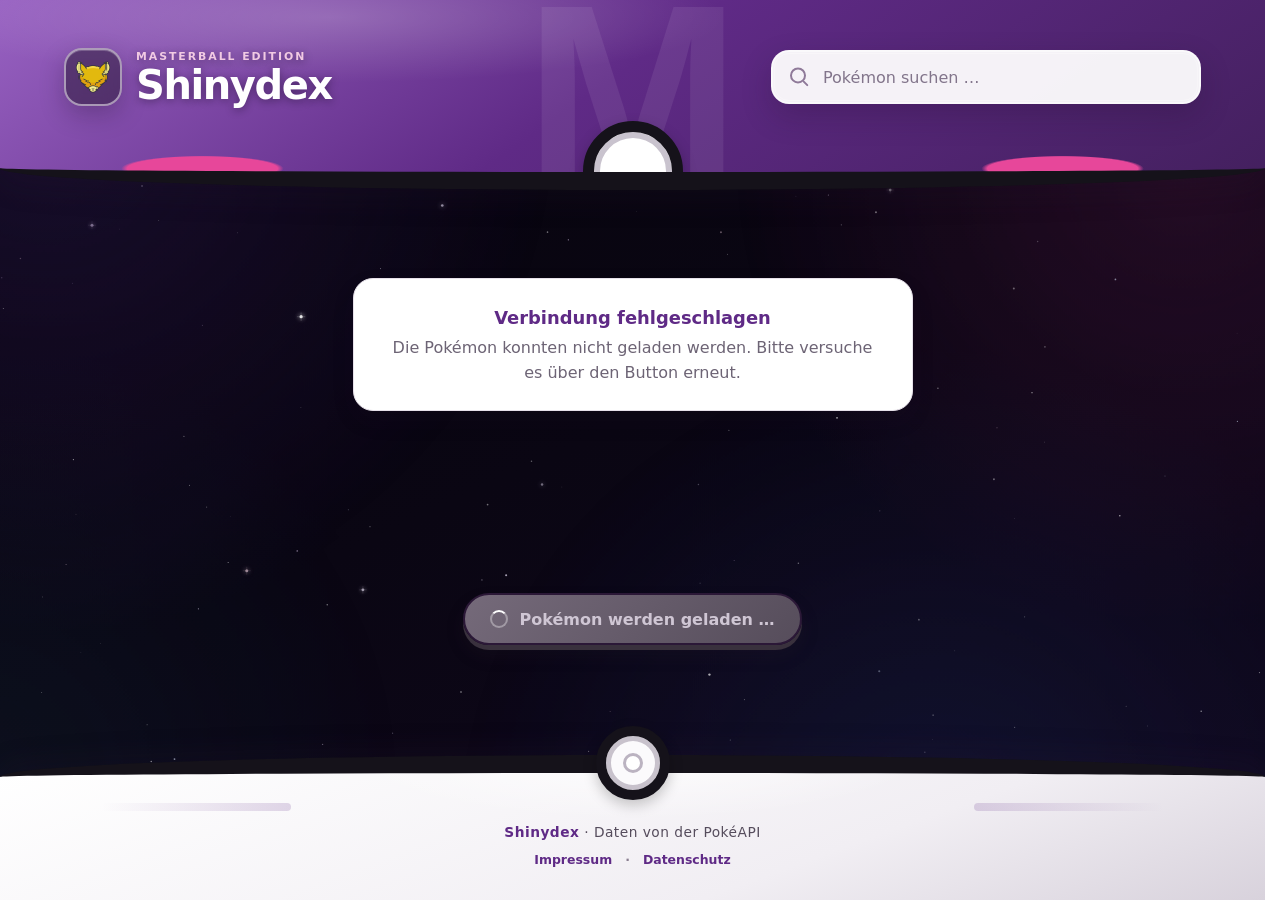
<file: index.html>
<!DOCTYPE html>
<html lang="de">

<head>
  <meta charset="UTF-8">
  <meta name="viewport" content="width=device-width, initial-scale=1.0">
  <meta name="theme-color" content="#5a287f">
  <title>Shinydex – Masterball Pokédex</title>
  <link rel="icon" type="image/png" href="./abra_icon-icons.com_67592.png">
  <link rel="stylesheet" href="style.css">
  <script src="galaxy.js" defer></script>
  <script src="page-transition.js"></script>
  <script src="script.js" defer></script>
</head>

<body class="initial-loading">
  <canvas id="galaxyCanvas" class="galaxy-canvas" aria-hidden="true"></canvas>

  <div id="initialLoader" class="masterball-loader" role="status" aria-live="polite">
    <div class="loader-ball" aria-hidden="true">
      <div class="loader-half loader-half--top">
        <span class="masterball-m">M</span>
      </div>
      <div class="loader-half loader-half--bottom"></div>
      <div class="loader-band"></div>
      <div class="loader-button">
        <span class="loader-button-core"></span>
        <span class="loader-spinner"></span>
      </div>
    </div>
    <p class="loader-copy">Pokémon werden geladen …</p>
  </div>

  <header class="masterball-header">
    <div class="header-inner">
      <a class="brand" href="#main" aria-label="Zum Shinydex">
        <span class="brand-icon"><img src="abra_icon-icons.com_67592.png" alt=""></span>
        <span>
          <span class="brand-kicker">Masterball Edition</span>
          <span class="brand-title">Shinydex</span>
        </span>
      </a>

      <label class="search-field" for="searchInput">
        <span class="search-icon" aria-hidden="true"></span>
        <span class="visually-hidden">Pokémon suchen</span>
        <input
          type="search"
          id="searchInput"
          placeholder="Pokémon suchen …"
          autocomplete="off"
          spellcheck="false"
          disabled
        >
      </label>
    </div>
  </header>

  <main id="main" class="card-grid" aria-live="polite" aria-busy="true"></main>

  <div class="load-actions">
    <button id="loadBtn" class="load-button" type="button" disabled>
      <span class="button-spinner" aria-hidden="true"></span>
      <span class="load-button-label">Mehr Pokémon laden</span>
    </button>
  </div>

  <footer class="masterball-footer">
    <div class="footer-button" aria-hidden="true"><span></span></div>
    <div class="footer-content">
      <p><strong>Shinydex</strong> · Daten von der PokéAPI</p>
      <nav class="footer-links" aria-label="Rechtliche Informationen">
        <a href="./impressum.html" data-page-transition>Impressum</a>
        <span aria-hidden="true">·</span>
        <a href="./datenschutz.html" data-page-transition>Datenschutz</a>
      </nav>
    </div>
  </footer>

  <section id="overlay" class="overlay" aria-hidden="true" aria-label="Pokémon-Details">
    <div class="overlay-dialog" role="dialog" aria-modal="true">
      <div class="overlay-actions">
        <button id="muteBtn" class="icon-button" type="button" aria-label="Pokémon-Rufe stummschalten">
          <svg class="action-icon action-icon--sound" viewBox="0 0 24 24" aria-hidden="true">
            <path class="speaker-shape" d="M4 9v6h4l5 4V5L8 9H4Z"></path>
            <path class="sound-wave" d="M16 8.4a5 5 0 0 1 0 7.2M18.7 5.8a8.6 8.6 0 0 1 0 12.4"></path>
            <path class="mute-cross" d="m16.2 9.2 5.6 5.6m0-5.6-5.6 5.6"></path>
          </svg>
        </button>
        <button id="closeBtn" class="icon-button" type="button" aria-label="Detailansicht schließen">
          <svg class="action-icon" viewBox="0 0 24 24" aria-hidden="true">
            <path d="M6.5 6.5 17.5 17.5M17.5 6.5 6.5 17.5"></path>
          </svg>
        </button>
      </div>

      <button id="prevBtn" class="nav-button nav-button--previous" type="button" aria-label="Vorheriges Pokémon">
        <span aria-hidden="true">←</span>
        <span>Zurück</span>
      </button>

      <div id="fullCard" class="full-card"></div>

      <button id="nextBtn" class="nav-button nav-button--next" type="button" aria-label="Nächstes Pokémon">
        <span>Nächstes</span>
        <span aria-hidden="true">→</span>
      </button>
    </div>
  </section>
</body>

</html>
</file>
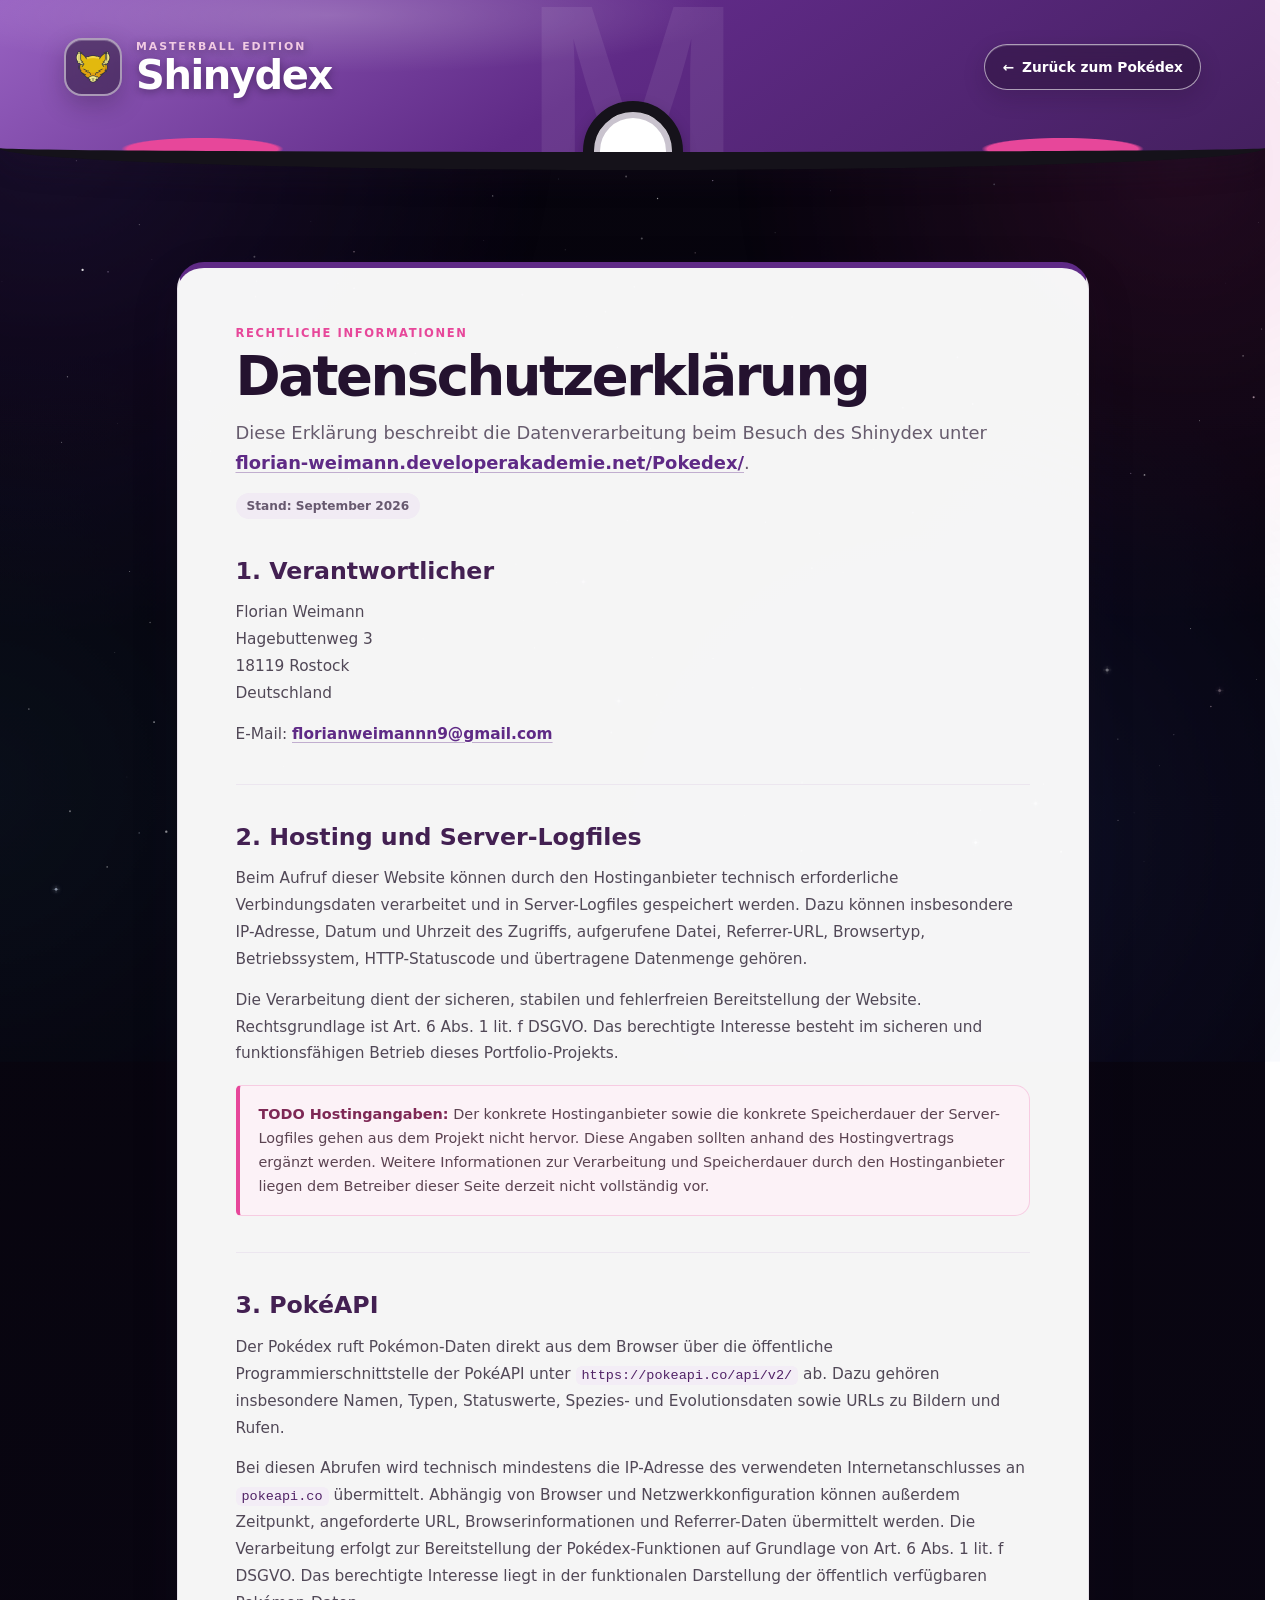
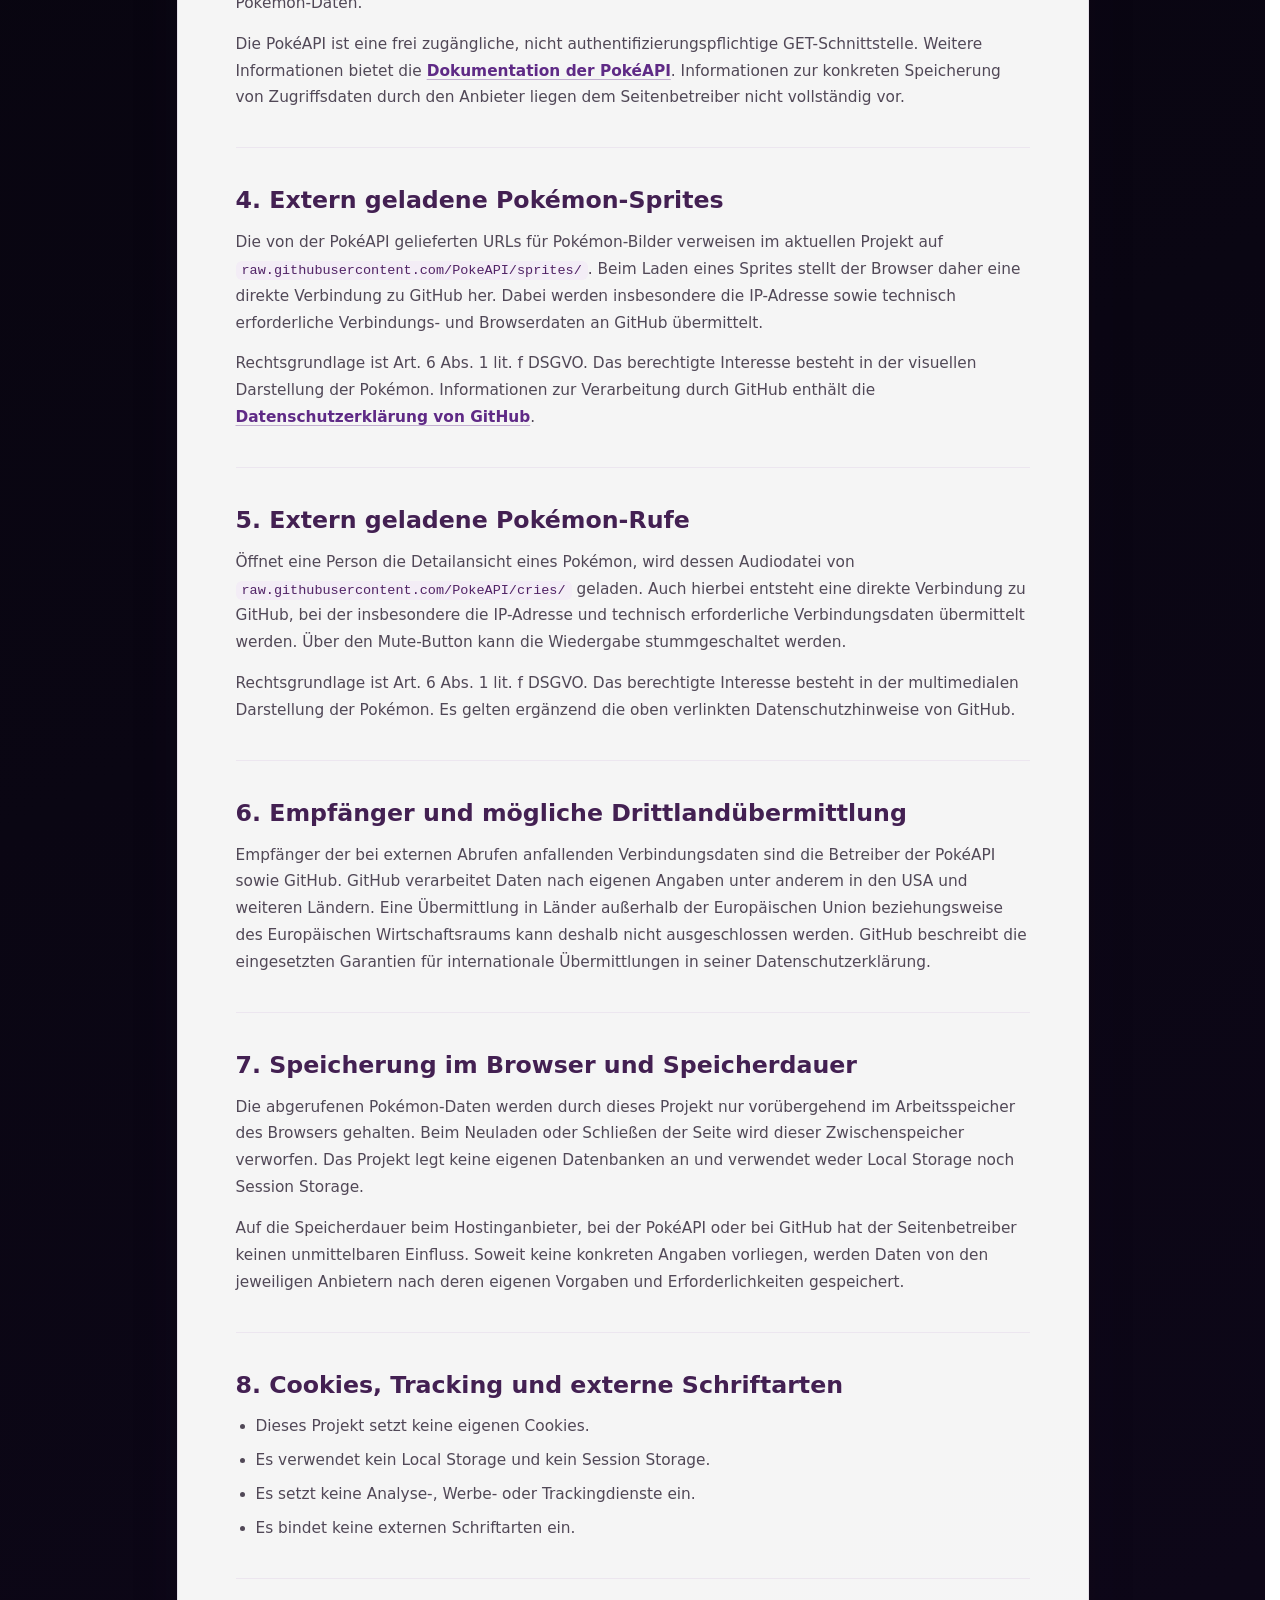
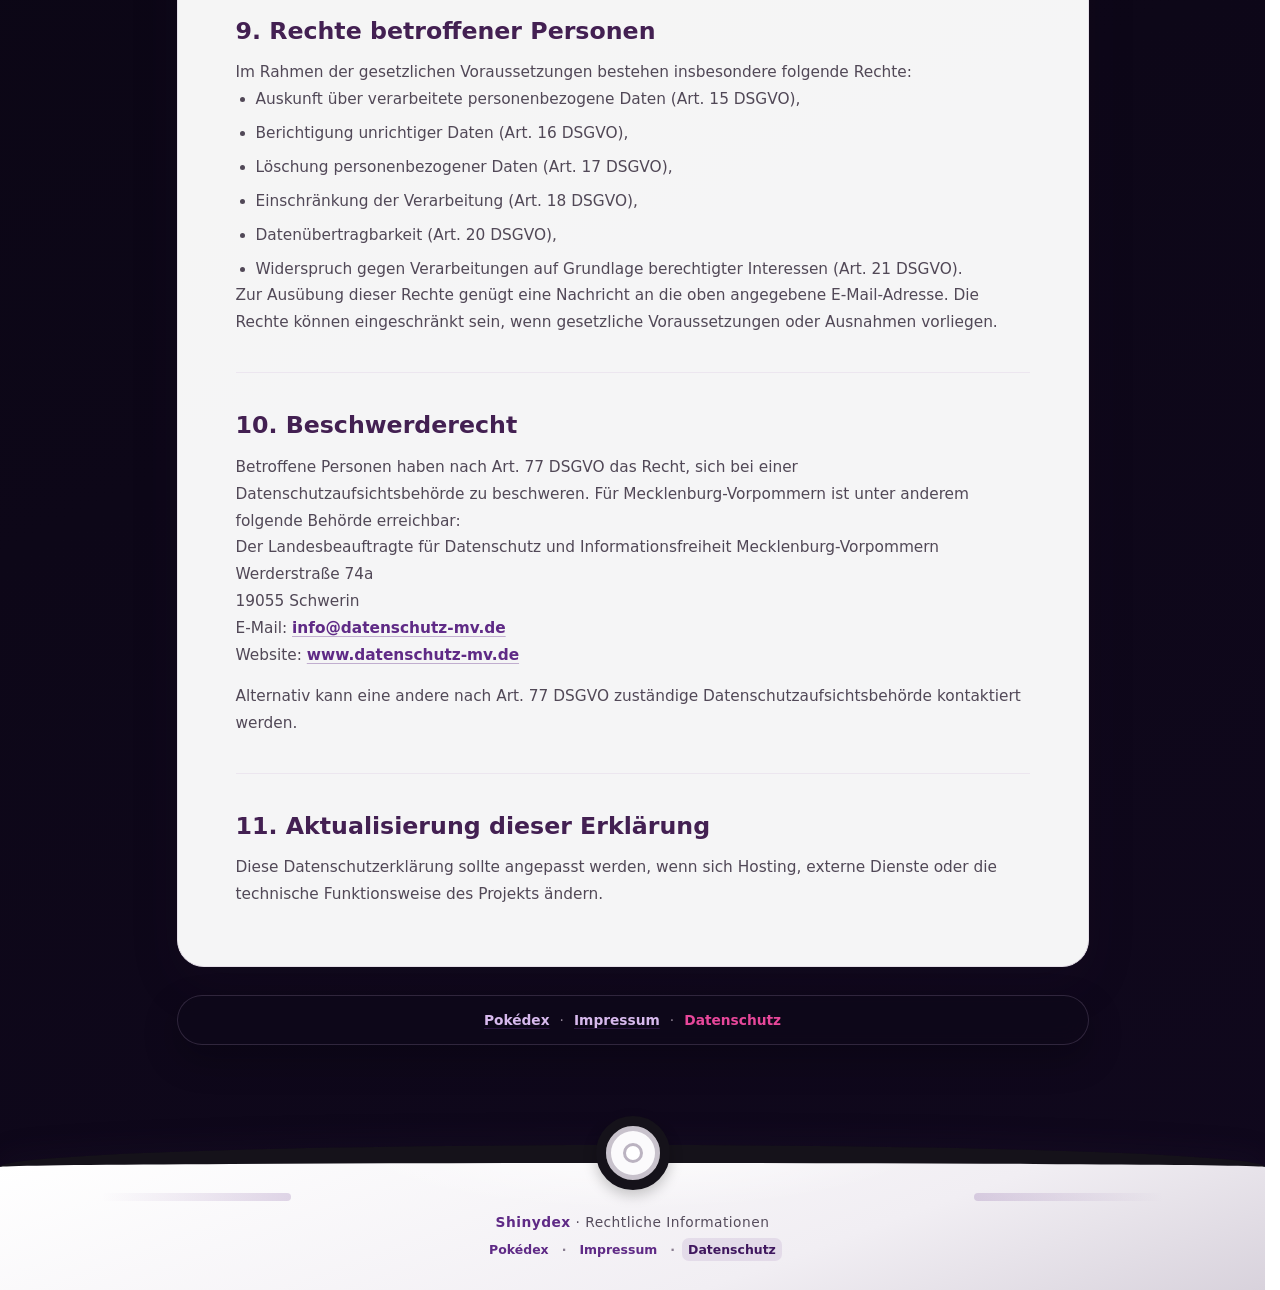
<file: datenschutz.html>
<!DOCTYPE html>
<html lang="de">

<head>
  <meta charset="UTF-8">
  <meta name="viewport" content="width=device-width, initial-scale=1.0">
  <meta name="theme-color" content="#5a287f">
  <meta name="description" content="Datenschutzerklärung des Shinydex-Pokédex-Projekts von Florian Weimann.">
  <title>Datenschutz – Shinydex</title>
  <link rel="icon" type="image/png" href="./abra_icon-icons.com_67592.png">
  <link rel="stylesheet" href="./style.css">
  <script src="./galaxy.js" defer></script>
  <script src="./page-transition.js"></script>
</head>

<body class="legal-page page-transition-loading">
  <canvas id="galaxyCanvas" class="galaxy-canvas" aria-hidden="true"></canvas>

  <div id="pageTransitionLoader" class="masterball-loader page-transition-loader" role="status" aria-live="polite">
    <div class="loader-ball" aria-hidden="true">
      <div class="loader-half loader-half--top">
        <span class="masterball-m">M</span>
      </div>
      <div class="loader-half loader-half--bottom"></div>
      <div class="loader-band"></div>
      <div class="loader-button">
        <span class="loader-button-core"></span>
        <span class="loader-spinner"></span>
      </div>
    </div>
    <p class="loader-copy">Datenschutz wird geöffnet …</p>
  </div>

  <header class="masterball-header legal-header">
    <div class="header-inner">
      <a class="brand" href="./index.html" aria-label="Zum Shinydex" data-page-transition>
        <span class="brand-icon"><img src="./abra_icon-icons.com_67592.png" alt=""></span>
        <span>
          <span class="brand-kicker">Masterball Edition</span>
          <span class="brand-title">Shinydex</span>
        </span>
      </a>
      <a class="legal-back-link" href="./index.html" data-page-transition>
        <span aria-hidden="true">←</span>
        Zurück zum Pokédex
      </a>
    </div>
  </header>

  <main class="legal-main">
    <article class="legal-card">
      <p class="legal-eyebrow">Rechtliche Informationen</p>
      <h1>Datenschutzerklärung</h1>
      <p class="legal-lead">
        Diese Erklärung beschreibt die Datenverarbeitung beim Besuch des Shinydex unter
        <a href="https://florian-weimann.developerakademie.net/Pokedex/index.html">florian-weimann.developerakademie.net/Pokedex/</a>.
      </p>
      <p class="legal-version">Stand: September 2026</p>

      <section class="legal-section" aria-labelledby="verantwortlicher-heading">
        <h2 id="verantwortlicher-heading">1. Verantwortlicher</h2>
        <address>
          Florian Weimann<br>
          Hagebuttenweg 3<br>
          18119 Rostock<br>
          Deutschland
        </address>
        <p>
          E-Mail:
          <a href="mailto:florianweimannn9@gmail.com">florianweimannn9@gmail.com</a>
        </p>
      </section>

      <section class="legal-section" aria-labelledby="hosting-heading">
        <h2 id="hosting-heading">2. Hosting und Server-Logfiles</h2>
        <p>
          Beim Aufruf dieser Website können durch den Hostinganbieter technisch erforderliche
          Verbindungsdaten verarbeitet und in Server-Logfiles gespeichert werden. Dazu können
          insbesondere IP-Adresse, Datum und Uhrzeit des Zugriffs, aufgerufene Datei, Referrer-URL,
          Browsertyp, Betriebssystem, HTTP-Statuscode und übertragene Datenmenge gehören.
        </p>
        <p>
          Die Verarbeitung dient der sicheren, stabilen und fehlerfreien Bereitstellung der Website.
          Rechtsgrundlage ist Art. 6 Abs. 1 lit. f DSGVO. Das berechtigte Interesse besteht im sicheren
          und funktionsfähigen Betrieb dieses Portfolio-Projekts.
        </p>
        <aside class="legal-todo">
          <strong>TODO Hostingangaben:</strong>
          Der konkrete Hostinganbieter sowie die konkrete Speicherdauer der Server-Logfiles gehen aus
          dem Projekt nicht hervor. Diese Angaben sollten anhand des Hostingvertrags ergänzt werden.
          Weitere Informationen zur Verarbeitung und Speicherdauer durch den Hostinganbieter liegen
          dem Betreiber dieser Seite derzeit nicht vollständig vor.
        </aside>
      </section>

      <section class="legal-section" aria-labelledby="pokeapi-heading">
        <h2 id="pokeapi-heading">3. PokéAPI</h2>
        <p>
          Der Pokédex ruft Pokémon-Daten direkt aus dem Browser über die öffentliche Programmierschnittstelle
          der PokéAPI unter <code>https://pokeapi.co/api/v2/</code> ab. Dazu gehören insbesondere Namen,
          Typen, Statuswerte, Spezies- und Evolutionsdaten sowie URLs zu Bildern und Rufen.
        </p>
        <p>
          Bei diesen Abrufen wird technisch mindestens die IP-Adresse des verwendeten Internetanschlusses
          an <code>pokeapi.co</code> übermittelt. Abhängig von Browser und Netzwerkkonfiguration können außerdem
          Zeitpunkt, angeforderte URL, Browserinformationen und Referrer-Daten übermittelt werden. Die
          Verarbeitung erfolgt zur Bereitstellung der Pokédex-Funktionen auf Grundlage von Art. 6 Abs. 1
          lit. f DSGVO. Das berechtigte Interesse liegt in der funktionalen Darstellung der öffentlich
          verfügbaren Pokémon-Daten.
        </p>
        <p>
          Die PokéAPI ist eine frei zugängliche, nicht authentifizierungspflichtige GET-Schnittstelle.
          Weitere Informationen bietet die
          <a href="https://pokeapi.co/docs/v2" target="_blank" rel="noopener noreferrer">Dokumentation der PokéAPI</a>.
          Informationen zur konkreten Speicherung von Zugriffsdaten durch den Anbieter liegen dem
          Seitenbetreiber nicht vollständig vor.
        </p>
      </section>

      <section class="legal-section" aria-labelledby="sprites-heading">
        <h2 id="sprites-heading">4. Extern geladene Pokémon-Sprites</h2>
        <p>
          Die von der PokéAPI gelieferten URLs für Pokémon-Bilder verweisen im aktuellen Projekt auf
          <code>raw.githubusercontent.com/PokeAPI/sprites/</code>. Beim Laden eines Sprites stellt der Browser
          daher eine direkte Verbindung zu GitHub her. Dabei werden insbesondere die IP-Adresse sowie
          technisch erforderliche Verbindungs- und Browserdaten an GitHub übermittelt.
        </p>
        <p>
          Rechtsgrundlage ist Art. 6 Abs. 1 lit. f DSGVO. Das berechtigte Interesse besteht in der visuellen
          Darstellung der Pokémon. Informationen zur Verarbeitung durch GitHub enthält die
          <a href="https://docs.github.com/en/site-policy/privacy-policies/github-general-privacy-statement"
             target="_blank" rel="noopener noreferrer">Datenschutzerklärung von GitHub</a>.
        </p>
      </section>

      <section class="legal-section" aria-labelledby="cries-heading">
        <h2 id="cries-heading">5. Extern geladene Pokémon-Rufe</h2>
        <p>
          Öffnet eine Person die Detailansicht eines Pokémon, wird dessen Audiodatei von
          <code>raw.githubusercontent.com/PokeAPI/cries/</code> geladen. Auch hierbei entsteht eine direkte
          Verbindung zu GitHub, bei der insbesondere die IP-Adresse und technisch erforderliche
          Verbindungsdaten übermittelt werden. Über den Mute-Button kann die Wiedergabe stummgeschaltet werden.
        </p>
        <p>
          Rechtsgrundlage ist Art. 6 Abs. 1 lit. f DSGVO. Das berechtigte Interesse besteht in der
          multimedialen Darstellung der Pokémon. Es gelten ergänzend die oben verlinkten Datenschutzhinweise
          von GitHub.
        </p>
      </section>

      <section class="legal-section" aria-labelledby="drittland-heading">
        <h2 id="drittland-heading">6. Empfänger und mögliche Drittlandübermittlung</h2>
        <p>
          Empfänger der bei externen Abrufen anfallenden Verbindungsdaten sind die Betreiber der PokéAPI
          sowie GitHub. GitHub verarbeitet Daten nach eigenen Angaben unter anderem in den USA und weiteren
          Ländern. Eine Übermittlung in Länder außerhalb der Europäischen Union beziehungsweise des
          Europäischen Wirtschaftsraums kann deshalb nicht ausgeschlossen werden. GitHub beschreibt die
          eingesetzten Garantien für internationale Übermittlungen in seiner Datenschutzerklärung.
        </p>
      </section>

      <section class="legal-section" aria-labelledby="speicherung-heading">
        <h2 id="speicherung-heading">7. Speicherung im Browser und Speicherdauer</h2>
        <p>
          Die abgerufenen Pokémon-Daten werden durch dieses Projekt nur vorübergehend im Arbeitsspeicher des
          Browsers gehalten. Beim Neuladen oder Schließen der Seite wird dieser Zwischenspeicher verworfen.
          Das Projekt legt keine eigenen Datenbanken an und verwendet weder Local Storage noch Session Storage.
        </p>
        <p>
          Auf die Speicherdauer beim Hostinganbieter, bei der PokéAPI oder bei GitHub hat der Seitenbetreiber
          keinen unmittelbaren Einfluss. Soweit keine konkreten Angaben vorliegen, werden Daten von den
          jeweiligen Anbietern nach deren eigenen Vorgaben und Erforderlichkeiten gespeichert.
        </p>
      </section>

      <section class="legal-section" aria-labelledby="cookies-heading">
        <h2 id="cookies-heading">8. Cookies, Tracking und externe Schriftarten</h2>
        <ul class="legal-list">
          <li>Dieses Projekt setzt keine eigenen Cookies.</li>
          <li>Es verwendet kein Local Storage und kein Session Storage.</li>
          <li>Es setzt keine Analyse-, Werbe- oder Trackingdienste ein.</li>
          <li>Es bindet keine externen Schriftarten ein.</li>
        </ul>
      </section>

      <section class="legal-section" aria-labelledby="rechte-heading">
        <h2 id="rechte-heading">9. Rechte betroffener Personen</h2>
        <p>Im Rahmen der gesetzlichen Voraussetzungen bestehen insbesondere folgende Rechte:</p>
        <ul class="legal-list">
          <li>Auskunft über verarbeitete personenbezogene Daten (Art. 15 DSGVO),</li>
          <li>Berichtigung unrichtiger Daten (Art. 16 DSGVO),</li>
          <li>Löschung personenbezogener Daten (Art. 17 DSGVO),</li>
          <li>Einschränkung der Verarbeitung (Art. 18 DSGVO),</li>
          <li>Datenübertragbarkeit (Art. 20 DSGVO),</li>
          <li>Widerspruch gegen Verarbeitungen auf Grundlage berechtigter Interessen (Art. 21 DSGVO).</li>
        </ul>
        <p>
          Zur Ausübung dieser Rechte genügt eine Nachricht an die oben angegebene E-Mail-Adresse.
          Die Rechte können eingeschränkt sein, wenn gesetzliche Voraussetzungen oder Ausnahmen vorliegen.
        </p>
      </section>

      <section class="legal-section" aria-labelledby="beschwerde-heading">
        <h2 id="beschwerde-heading">10. Beschwerderecht</h2>
        <p>
          Betroffene Personen haben nach Art. 77 DSGVO das Recht, sich bei einer Datenschutzaufsichtsbehörde
          zu beschweren. Für Mecklenburg-Vorpommern ist unter anderem folgende Behörde erreichbar:
        </p>
        <address>
          Der Landesbeauftragte für Datenschutz und Informationsfreiheit Mecklenburg-Vorpommern<br>
          Werderstraße 74a<br>
          19055 Schwerin<br>
          E-Mail: <a href="mailto:info@datenschutz-mv.de">info@datenschutz-mv.de</a><br>
          Website: <a href="https://www.datenschutz-mv.de/" target="_blank" rel="noopener noreferrer">www.datenschutz-mv.de</a>
        </address>
        <p>Alternativ kann eine andere nach Art. 77 DSGVO zuständige Datenschutzaufsichtsbehörde kontaktiert werden.</p>
      </section>

      <section class="legal-section" aria-labelledby="aktualisierung-heading">
        <h2 id="aktualisierung-heading">11. Aktualisierung dieser Erklärung</h2>
        <p>
          Diese Datenschutzerklärung sollte angepasst werden, wenn sich Hosting, externe Dienste oder die
          technische Funktionsweise des Projekts ändern.
        </p>
      </section>
    </article>

    <nav class="legal-page-nav" aria-label="Seitennavigation">
      <a href="./index.html" data-page-transition>Pokédex</a>
      <span aria-hidden="true">·</span>
      <a href="./impressum.html" data-page-transition>Impressum</a>
      <span aria-hidden="true">·</span>
      <a href="./datenschutz.html" aria-current="page">Datenschutz</a>
    </nav>
  </main>

  <footer class="masterball-footer legal-footer">
    <div class="footer-button" aria-hidden="true"><span></span></div>
    <div class="footer-content">
      <p><strong>Shinydex</strong> · Rechtliche Informationen</p>
      <nav class="footer-links" aria-label="Rechtliche Informationen">
        <a href="./index.html" data-page-transition>Pokédex</a>
        <span aria-hidden="true">·</span>
        <a href="./impressum.html" data-page-transition>Impressum</a>
        <span aria-hidden="true">·</span>
        <a href="./datenschutz.html" aria-current="page">Datenschutz</a>
      </nav>
    </div>
  </footer>
</body>

</html>
</file>
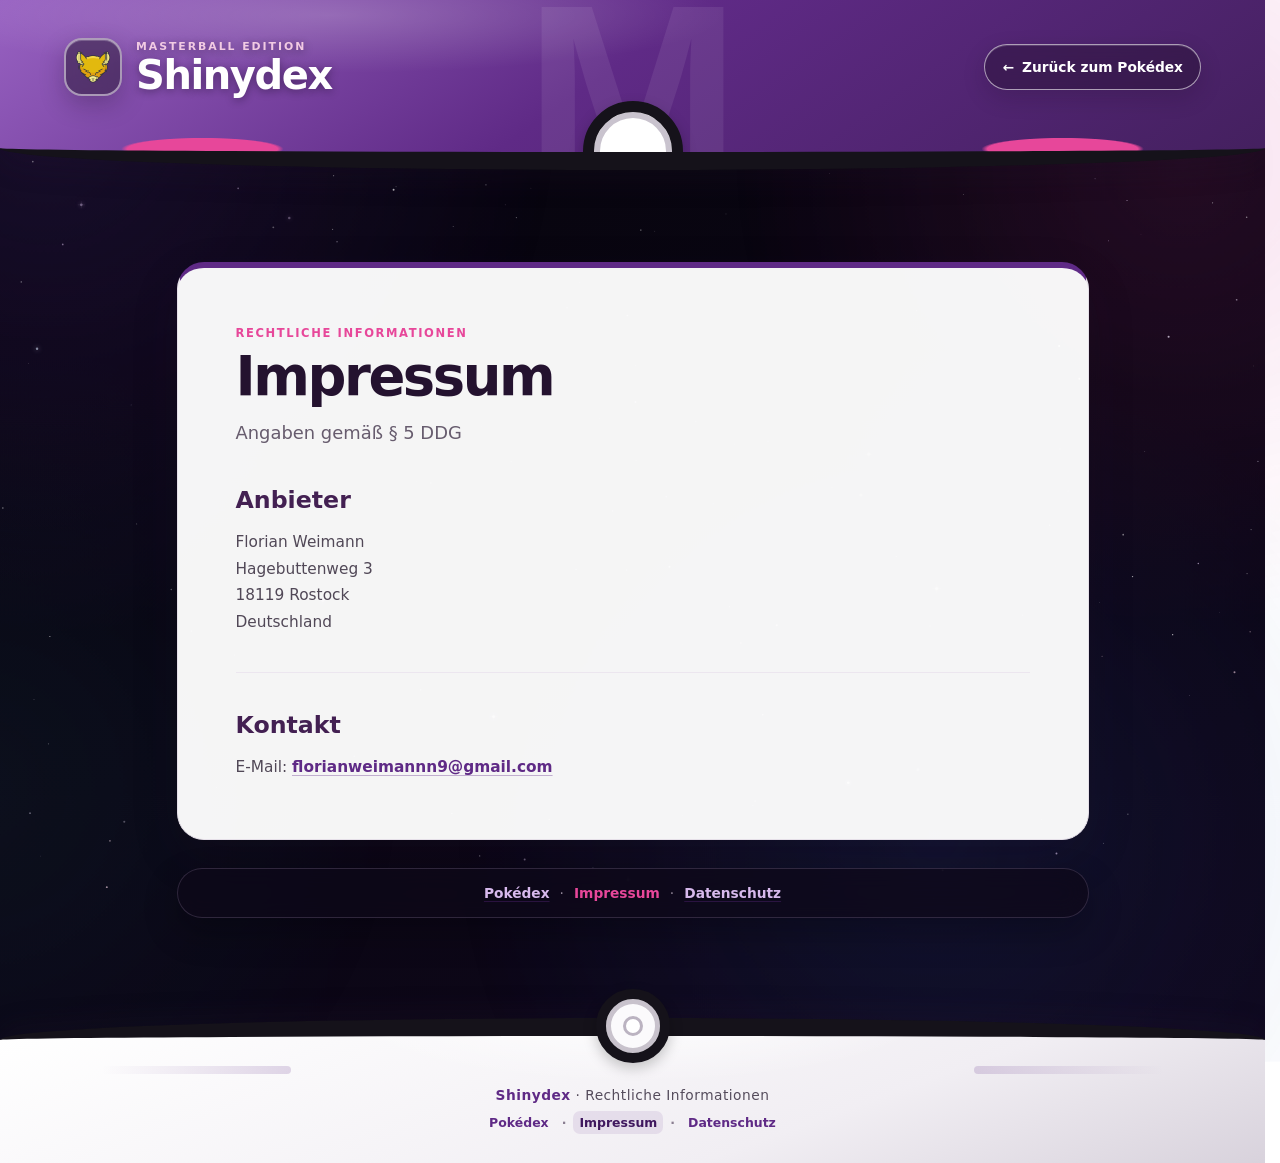
<file: impressum.html>
<!DOCTYPE html>
<html lang="de">

<head>
  <meta charset="UTF-8">
  <meta name="viewport" content="width=device-width, initial-scale=1.0">
  <meta name="theme-color" content="#5a287f">
  <meta name="description" content="Impressum des Shinydex-Pokédex-Projekts von Florian Weimann.">
  <title>Impressum – Shinydex</title>
  <link rel="icon" type="image/png" href="./abra_icon-icons.com_67592.png">
  <link rel="stylesheet" href="./style.css">
  <script src="./galaxy.js" defer></script>
  <script src="./page-transition.js"></script>
</head>

<body class="legal-page page-transition-loading">
  <canvas id="galaxyCanvas" class="galaxy-canvas" aria-hidden="true"></canvas>

  <div id="pageTransitionLoader" class="masterball-loader page-transition-loader" role="status" aria-live="polite">
    <div class="loader-ball" aria-hidden="true">
      <div class="loader-half loader-half--top">
        <span class="masterball-m">M</span>
      </div>
      <div class="loader-half loader-half--bottom"></div>
      <div class="loader-band"></div>
      <div class="loader-button">
        <span class="loader-button-core"></span>
        <span class="loader-spinner"></span>
      </div>
    </div>
    <p class="loader-copy">Impressum wird geöffnet …</p>
  </div>

  <header class="masterball-header legal-header">
    <div class="header-inner">
      <a class="brand" href="./index.html" aria-label="Zum Shinydex" data-page-transition>
        <span class="brand-icon"><img src="./abra_icon-icons.com_67592.png" alt=""></span>
        <span>
          <span class="brand-kicker">Masterball Edition</span>
          <span class="brand-title">Shinydex</span>
        </span>
      </a>
      <a class="legal-back-link" href="./index.html" data-page-transition>
        <span aria-hidden="true">←</span>
        Zurück zum Pokédex
      </a>
    </div>
  </header>

  <main class="legal-main">
    <article class="legal-card">
      <p class="legal-eyebrow">Rechtliche Informationen</p>
      <h1>Impressum</h1>
      <p class="legal-lead">Angaben gemäß § 5 DDG</p>

      <section class="legal-section" aria-labelledby="anbieter-heading">
        <h2 id="anbieter-heading">Anbieter</h2>
        <address>
          Florian Weimann<br>
          Hagebuttenweg 3<br>
          18119 Rostock<br>
          Deutschland
        </address>
      </section>

      <section class="legal-section" aria-labelledby="kontakt-heading">
        <h2 id="kontakt-heading">Kontakt</h2>
        <p>
          E-Mail:
          <a href="mailto:florianweimannn9@gmail.com">florianweimannn9@gmail.com</a>
        </p>
      </section>
    </article>

    <nav class="legal-page-nav" aria-label="Seitennavigation">
      <a href="./index.html" data-page-transition>Pokédex</a>
      <span aria-hidden="true">·</span>
      <a href="./impressum.html" aria-current="page">Impressum</a>
      <span aria-hidden="true">·</span>
      <a href="./datenschutz.html" data-page-transition>Datenschutz</a>
    </nav>
  </main>

  <footer class="masterball-footer legal-footer">
    <div class="footer-button" aria-hidden="true"><span></span></div>
    <div class="footer-content">
      <p><strong>Shinydex</strong> · Rechtliche Informationen</p>
      <nav class="footer-links" aria-label="Rechtliche Informationen">
        <a href="./index.html" data-page-transition>Pokédex</a>
        <span aria-hidden="true">·</span>
        <a href="./impressum.html" aria-current="page">Impressum</a>
        <span aria-hidden="true">·</span>
        <a href="./datenschutz.html" data-page-transition>Datenschutz</a>
      </nav>
    </div>
  </footer>
</body>

</html>
</file>
<file: style.css>
* {
  box-sizing: border-box;
  margin: 0;
  padding: 0;
}

:root {
  --normal: #a8a77a;
  --fire: #ee8130;
  --water: #6390f0;
  --electric: #f7d02c;
  --grass: #7ac74c;
  --ice: #96d9d6;
  --fighting: #c22e28;
  --poison: #a33ea1;
  --ground: #e2bf65;
  --flying: #a98ff3;
  --psychic: #f95587;
  --bug: #a6b91a;
  --rock: #b6a136;
  --ghost: #735797;
  --dragon: #6f35fc;
  --dark: #705746;
  --steel: #b7b7ce;
  --fairy: #d685ad;

  --masterball-deep: #24122f;
  --masterball-black: #15121a;
  --masterball-purple: #5f2a86;
  --masterball-light: #955cc0;
  --masterball-pink: #e7479a;
  --page-white: #fbfafd;
  --ink: #211a28;
  --muted: #6d6475;
  --content-width: 1240px;
}

html {
  scroll-behavior: smooth;
  scrollbar-gutter: stable;
}

body {
  min-width: 280px;
  min-height: 100vh;
  position: relative;
  isolation: isolate;
  display: flex;
  flex-direction: column;
  color: var(--ink);
  background: linear-gradient(155deg, #06040c 0%, #0a0613 48%, #10081d 100%);
  font-family: Inter, ui-rounded, "Segoe UI", system-ui, -apple-system, BlinkMacSystemFont, sans-serif;
  overflow-x: hidden;
}

body::before {
  content: "";
  position: fixed;
  inset: -18%;
  z-index: -2;
  pointer-events: none;
  background:
    radial-gradient(circle at 18% 24%, rgba(102, 55, 176, 0.24), transparent 30%),
    radial-gradient(circle at 82% 28%, rgba(210, 55, 150, 0.17), transparent 27%),
    radial-gradient(circle at 68% 82%, rgba(47, 85, 177, 0.19), transparent 31%),
    radial-gradient(circle at 14% 78%, rgba(54, 170, 188, 0.085), transparent 25%);
  opacity: 0.82;
  transform: translate3d(-1.5%, -1%, 0) scale(1.02);
  animation: galaxy-nebula-breathe 34s ease-in-out infinite alternate;
  transition: opacity 520ms ease;
  will-change: transform;
}

.galaxy-canvas {
  width: 100vw;
  height: 100vh;
  position: fixed;
  inset: 0;
  z-index: -1;
  display: block;
  pointer-events: none;
}

body.galaxy-tense::before {
  opacity: 0.56;
}

@keyframes galaxy-nebula-breathe {
  0% { transform: translate3d(-1.5%, -1%, 0) scale(1.02); }
  50% { transform: translate3d(1.2%, 0.8%, 0) scale(1.055); }
  100% { transform: translate3d(-0.3%, 1.5%, 0) scale(1.035); }
}

body.initial-loading,
body.masterball-active,
body.page-transition-active,
body.overlay-open {
  overflow: hidden;
}

button,
input {
  font: inherit;
}

button {
  -webkit-tap-highlight-color: transparent;
}

button:focus-visible,
input:focus-visible,
[role="button"]:focus-visible,
a:focus-visible {
  outline: 3px solid rgba(247, 208, 44, 0.95);
  outline-offset: 4px;
}

.visually-hidden {
  width: 1px;
  height: 1px;
  position: absolute;
  overflow: hidden;
  clip: rect(0 0 0 0);
  clip-path: inset(50%);
  white-space: nowrap;
}

/* Initial masterball */
.masterball-loader {
  position: fixed;
  inset: 0;
  z-index: 1000;
  display: grid;
  place-items: center;
  overflow: hidden;
  background: rgba(7, 4, 15, 0.84);
  transition: background-color 420ms ease;
}

.loader-ball {
  width: clamp(290px, 86vmin, 760px);
  aspect-ratio: 1;
  position: relative;
  filter: drop-shadow(0 28px 40px rgba(31, 16, 40, 0.28));
  animation: masterball-rock 2.6s ease-in-out infinite;
}

.loader-ball::before,
.loader-ball::after {
  content: "";
  position: absolute;
  top: 50%;
  left: 50%;
  z-index: 6;
  aspect-ratio: 1;
  border-radius: 50%;
  opacity: 0;
  pointer-events: none;
}

.loader-ball::before {
  width: 18%;
  background: radial-gradient(
    circle,
    rgba(255, 255, 255, 0.96) 0 8%,
    rgba(255, 244, 167, 0.94) 13%,
    rgba(255, 216, 61, 0.82) 22%,
    rgba(244, 78, 166, 0.48) 38%,
    rgba(149, 92, 192, 0.14) 54%,
    transparent 70%
  );
  transform: translate(-50%, -50%) scale(0.25);
  filter: blur(0.7px);
}

.loader-ball::after {
  width: 29%;
  background: repeating-conic-gradient(
    from 1deg,
    rgba(255, 255, 255, 0.72) 0deg 1.5deg,
    rgba(255, 216, 61, 0.48) 1.5deg 3deg,
    transparent 3deg 60deg
  );
  -webkit-mask: radial-gradient(circle, transparent 0 29%, #000 36% 57%, transparent 69%);
  mask: radial-gradient(circle, transparent 0 29%, #000 36% 57%, transparent 69%);
  transform: translate(-50%, -50%) scale(0.35);
}

.loader-half {
  width: 100%;
  height: 50%;
  position: absolute;
  left: 0;
  overflow: hidden;
  border: clamp(7px, 1.4vmin, 13px) solid var(--masterball-black);
  transition: transform 1050ms cubic-bezier(0.58, 0.04, 0.24, 1);
  will-change: transform;
}

.loader-half::before,
.loader-half::after {
  content: "";
  position: absolute;
}

.loader-half--top {
  top: 50%;
  border-bottom: 0;
  border-radius: 50% 50% 0 0 / 100% 100% 0 0;
  transform: translateY(-100%);
  background:
    radial-gradient(circle at 30% 38%, rgba(255, 255, 255, 0.35) 0 4%, transparent 15%),
    radial-gradient(ellipse at 20% 93%, var(--masterball-pink) 0 8%, transparent 8.5%),
    radial-gradient(ellipse at 80% 93%, var(--masterball-pink) 0 8%, transparent 8.5%),
    linear-gradient(150deg, var(--masterball-light), var(--masterball-purple) 50%, #43205f);
}

.loader-half--top::after {
  width: 52%;
  height: 20%;
  top: 7%;
  left: 12%;
  border-radius: 50%;
  background: rgba(255, 255, 255, 0.12);
  transform: rotate(-20deg);
  filter: blur(6px);
}

.loader-half--bottom {
  top: 50%;
  border-top: 0;
  border-radius: 0 0 50% 50% / 0 0 100% 100%;
  background: linear-gradient(160deg, #ffffff 5%, #f1eff3 57%, #cbc6cf);
}

.loader-half--bottom::after {
  inset: 12% 9% auto;
  height: 10%;
  border-radius: 50%;
  background: rgba(255, 255, 255, 0.8);
  filter: blur(5px);
}

.masterball-m {
  position: absolute;
  top: 25%;
  left: 50%;
  transform: translateX(-50%);
  color: #f8f5fb;
  font-family: Arial Black, "Segoe UI Black", sans-serif;
  font-size: clamp(54px, 14vmin, 124px);
  line-height: 1;
  letter-spacing: -0.12em;
  text-indent: -0.12em;
  text-shadow: 0 5px 0 rgba(36, 18, 47, 0.25);
}

.loader-band {
  display: none;
  width: calc(100% - clamp(12px, 2.4vmin, 22px));
  height: clamp(8px, 2%, 15px);
  position: absolute;
  top: 50%;
  left: 50%;
  z-index: 3;
  overflow: hidden;
  transform: translate(-50%, -50%);
  border: 1px solid rgba(83, 39, 103, 0.6);
  border-radius: 999px;
  background: linear-gradient(
    90deg,
    #3d224a 0%,
    #5d326e 23%,
    #9b559f 50%,
    #5d326e 77%,
    #3d224a 100%
  );
  box-shadow:
    inset 0 1px 0 rgba(255, 255, 255, 0.22),
    0 0 0 1px rgba(50, 23, 62, 0.18),
    0 0 9px rgba(231, 71, 154, 0.2);
  transition: opacity 360ms ease 100ms, transform 560ms ease 80ms, filter 400ms ease;
}

.loader-band::before {
  content: "";
  position: absolute;
  inset: 1px 4% auto;
  height: 32%;
  border-radius: inherit;
  background: linear-gradient(90deg, transparent, rgba(255, 255, 255, 0.58), transparent);
}

.loader-band::after {
  content: "";
  width: 32%;
  height: 100%;
  position: absolute;
  top: 0;
  left: 0;
  background: linear-gradient(90deg, transparent, rgba(255, 231, 151, 0.46), transparent);
  transform: translateX(-145%) skewX(-24deg);
  animation: energy-seam-shine 2.3s ease-in-out infinite;
}

.loader-button {
  width: 22%;
  aspect-ratio: 1;
  position: absolute;
  top: 50%;
  left: 50%;
  z-index: 4;
  display: grid;
  place-items: center;
  border: clamp(7px, 1.3vmin, 12px) solid #34203e;
  border-radius: 50%;
  background: #f8f8fb;
  transform: translate(-50%, -50%);
  box-shadow:
    inset 0 -9px 0 rgba(36, 18, 47, 0.12),
    0 0 0 3px rgba(231, 71, 154, 0.2),
    0 0 22px rgba(231, 71, 154, 0.24),
    0 6px 16px rgba(0, 0, 0, 0.24);
  transition: opacity 240ms ease 140ms, transform 400ms ease 140ms;
}

.loader-button-core {
  width: 48%;
  aspect-ratio: 1;
  display: block;
  grid-area: 1 / 1;
  border: clamp(3px, 0.6vmin, 6px) solid #aaa4af;
  border-radius: 50%;
  background: #fff;
  box-shadow: 0 0 0 0 rgba(231, 71, 154, 0.55);
  animation: masterball-pulse 1.45s ease-in-out infinite;
}

.loader-spinner {
  width: 50%;
  aspect-ratio: 1;
  display: none;
  grid-area: 1 / 1;
  border: clamp(3px, 0.48vmin, 4px) solid rgba(209, 160, 19, 0.16);
  border-top-color: #ffe06a;
  border-right-color: #e8a915;
  border-radius: 50%;
  filter: drop-shadow(0 0 4px rgba(247, 208, 44, 0.48));
  animation: spin 900ms linear infinite;
}

.masterball-loader.is-fetching .loader-button-core {
  display: none;
}

.masterball-loader.is-fetching .loader-spinner {
  display: block;
}

.masterball-loader.is-fetching .loader-button {
  animation: loader-button-breathe 1.65s ease-in-out infinite;
}

.loader-copy {
  position: absolute;
  bottom: max(4vh, 18px);
  z-index: 6;
  color: #f4effa;
  font-size: clamp(0.86rem, 2.2vmin, 1.05rem);
  font-weight: 750;
  letter-spacing: 0.12em;
  text-transform: uppercase;
  text-shadow: 0 2px 12px rgba(8, 4, 14, 0.78);
  transition: opacity 180ms ease;
}

.masterball-loader.is-opening {
  background-color: transparent;
  pointer-events: none;
  transition: background-color 700ms ease 850ms;
}

.masterball-loader.is-opening .loader-ball,
.masterball-loader.is-closing .loader-ball {
  animation-play-state: paused;
}

.masterball-loader.is-opening .loader-half {
  transition-duration: 1800ms;
  transition-delay: 220ms;
  transition-timing-function: cubic-bezier(0.62, 0.02, 0.18, 1);
}

.masterball-loader.is-opening .loader-half--top {
  transform: translateY(calc(-100% - 64vh));
}

.masterball-loader.is-opening .loader-half--bottom {
  transform: translateY(64vh);
}

.masterball-loader.is-opening .loader-band {
  animation: energy-seam-break 500ms cubic-bezier(0.36, 0, 0.18, 1) both;
}

.masterball-loader.is-opening .loader-button {
  opacity: 0;
  transform: translate(-50%, -50%) scale(1.25);
}

.masterball-loader.is-opening .loader-copy {
  opacity: 0;
}

.masterball-loader.is-opening .loader-ball::before {
  animation: masterball-flash 420ms cubic-bezier(0.16, 0.8, 0.28, 1) both;
}

.masterball-loader.is-opening .loader-ball::after {
  animation: masterball-rays 480ms cubic-bezier(0.12, 0.74, 0.24, 1) both;
}

.masterball-loader.is-page-transition.is-closing .loader-half {
  transition-duration: 820ms;
  transition-timing-function: cubic-bezier(0.62, 0.02, 0.3, 1);
}

.masterball-loader.is-page-transition.is-closing .loader-button {
  transition-delay: 180ms;
}

@keyframes masterball-rock {
  0%, 15%, 85%, 100% { transform: rotate(0); }
  30% { transform: rotate(-1.8deg); }
  48% { transform: rotate(1.8deg); }
  64% { transform: rotate(-0.8deg); }
}

@keyframes masterball-pulse {
  0%, 100% { box-shadow: 0 0 0 0 rgba(231, 71, 154, 0.5); }
  50% { box-shadow: 0 0 0 clamp(8px, 1.8vmin, 16px) rgba(231, 71, 154, 0); }
}

@keyframes energy-seam-shine {
  0%, 24% { opacity: 0; transform: translateX(-145%) skewX(-24deg); }
  35% { opacity: 1; }
  68%, 100% { opacity: 0; transform: translateX(430%) skewX(-24deg); }
}

@keyframes energy-seam-break {
  0% {
    opacity: 1;
    filter: brightness(1) saturate(1);
    transform: translate(-50%, -50%) scaleX(1);
  }
  38% {
    opacity: 1;
    filter: brightness(1.8) saturate(1.18);
    transform: translate(-50%, -50%) scaleX(1);
  }
  100% {
    opacity: 0;
    filter: brightness(2.1) saturate(1.2);
    transform: translate(-50%, -50%) scaleX(0.04);
  }
}

@keyframes masterball-flash {
  0% { opacity: 0; transform: translate(-50%, -50%) scale(0.2); }
  24% { opacity: 0.88; }
  52% { opacity: 0.7; transform: translate(-50%, -50%) scale(1); }
  100% { opacity: 0; transform: translate(-50%, -50%) scale(1.85); }
}

@keyframes masterball-rays {
  0% { opacity: 0; transform: translate(-50%, -50%) rotate(0) scale(0.3); }
  28% { opacity: 0.54; }
  100% { opacity: 0; transform: translate(-50%, -50%) rotate(9deg) scale(1.65); }
}

@keyframes loader-button-breathe {
  0%, 100% {
    transform: translate(-50%, -50%) scale(1);
    box-shadow:
      inset 0 -9px 0 rgba(36, 18, 47, 0.12),
      0 0 0 3px rgba(231, 71, 154, 0.16),
      0 0 15px rgba(231, 71, 154, 0.18),
      0 6px 16px rgba(0, 0, 0, 0.22);
  }
  50% {
    transform: translate(-50%, -50%) scale(1.018);
    box-shadow:
      inset 0 -9px 0 rgba(36, 18, 47, 0.1),
      0 0 0 4px rgba(231, 71, 154, 0.19),
      0 0 22px rgba(231, 71, 154, 0.25),
      0 7px 18px rgba(0, 0, 0, 0.23);
  }
}

/* Masterball page frame */
.masterball-header {
  min-height: 190px;
  position: relative;
  z-index: 2;
  display: flex;
  align-items: center;
  padding: 34px clamp(20px, 5vw, 64px) 52px;
  overflow: hidden;
  border-bottom: 18px solid var(--masterball-black);
  border-radius: 0 0 50% 50% / 0 0 22px 22px;
  background:
    radial-gradient(ellipse at 16% 98%, var(--masterball-pink) 0 5%, transparent 5.4%),
    radial-gradient(ellipse at 84% 98%, var(--masterball-pink) 0 5%, transparent 5.4%),
    radial-gradient(ellipse at 26% 10%, rgba(255, 255, 255, 0.2), transparent 30%),
    linear-gradient(145deg, #9862c2 0%, var(--masterball-purple) 48%, #44205f 100%);
  box-shadow: 0 11px 28px rgba(36, 18, 47, 0.2);
}

.masterball-header::before {
  content: "M";
  position: absolute;
  top: -34px;
  left: 50%;
  color: rgba(255, 255, 255, 0.075);
  font: 900 clamp(150px, 22vw, 260px) / 1 Arial Black, sans-serif;
  letter-spacing: -0.15em;
  text-indent: -0.15em;
  transform: translateX(-50%);
}

.masterball-header::after {
  content: "";
  width: 78px;
  aspect-ratio: 1;
  position: absolute;
  bottom: -49px;
  left: 50%;
  border: 11px solid var(--masterball-black);
  border-radius: 50%;
  background: #fff;
  transform: translateX(-50%);
  box-shadow: inset 0 0 0 6px #c9c3ce, 0 6px 14px rgba(0, 0, 0, 0.25);
}

.header-inner {
  width: min(100%, var(--content-width));
  position: relative;
  z-index: 1;
  display: flex;
  align-items: center;
  justify-content: space-between;
  gap: 36px;
  margin: 0 auto;
}

.brand {
  display: inline-flex;
  align-items: center;
  gap: 14px;
  color: #fff;
  text-decoration: none;
  text-shadow: 0 2px 9px rgba(20, 10, 28, 0.42);
}

.brand-icon {
  width: 58px;
  aspect-ratio: 1;
  display: grid;
  place-items: center;
  flex: 0 0 auto;
  border: 2px solid rgba(255, 255, 255, 0.5);
  border-radius: 18px;
  background: rgba(23, 14, 29, 0.45);
  box-shadow: inset 0 1px 0 rgba(255, 255, 255, 0.2), 0 9px 24px rgba(24, 10, 32, 0.25);
  backdrop-filter: blur(8px);
}

.brand-icon img {
  width: 36px;
  height: 36px;
  image-rendering: pixelated;
}

.brand-kicker,
.brand-title {
  display: block;
}

.brand-kicker {
  margin-bottom: 2px;
  color: #f1cae3;
  font-size: 0.68rem;
  font-weight: 800;
  letter-spacing: 0.18em;
  text-transform: uppercase;
}

.brand-title {
  font-size: clamp(1.75rem, 4vw, 2.5rem);
  font-weight: 900;
  line-height: 1;
  letter-spacing: -0.035em;
}

.search-field {
  width: min(100%, 430px);
  position: relative;
  display: block;
}

.search-field::after {
  content: "";
  position: absolute;
  inset: 3px;
  border: 1px solid rgba(255, 255, 255, 0.26);
  border-radius: 15px;
  pointer-events: none;
}

.search-icon {
  width: 16px;
  height: 16px;
  position: absolute;
  top: 50%;
  left: 19px;
  z-index: 1;
  border: 2px solid #8f7a99;
  border-radius: 50%;
  transform: translateY(-60%);
  pointer-events: none;
}

.search-icon::after {
  content: "";
  width: 7px;
  height: 2px;
  position: absolute;
  right: -5px;
  bottom: -3px;
  border-radius: 2px;
  background: #8f7a99;
  transform: rotate(45deg);
}

#searchInput {
  width: 100%;
  min-height: 54px;
  padding: 13px 52px 13px 50px;
  border: 2px solid rgba(255, 255, 255, 0.55);
  border-radius: 18px;
  outline: 0;
  color: var(--ink);
  background: rgba(255, 255, 255, 0.94);
  box-shadow: 0 12px 30px rgba(30, 13, 40, 0.22);
  transition: border-color 180ms ease, box-shadow 180ms ease, transform 180ms ease;
}

#searchInput::placeholder {
  color: #82758b;
}

#searchInput:hover:not(:disabled) {
  border-color: rgba(255, 255, 255, 0.95);
  transform: translateY(-1px);
}

#searchInput:focus {
  border-color: #f49bc9;
  box-shadow: 0 0 0 5px rgba(231, 71, 154, 0.22), 0 14px 32px rgba(30, 13, 40, 0.25);
}

#searchInput::-webkit-search-cancel-button {
  cursor: pointer;
}

/* Card grid */
.card-grid {
  width: min(100%, var(--content-width));
  flex: 1 0 auto;
  display: grid;
  grid-template-columns: repeat(auto-fill, minmax(min(100%, 245px), 1fr));
  align-content: start;
  gap: clamp(18px, 2.5vw, 30px);
  margin: 0 auto;
  padding: clamp(54px, 7vw, 88px) clamp(18px, 4vw, 42px) 40px;
  opacity: 0;
  transform: translateY(16px);
  transition: opacity 650ms ease 850ms, transform 760ms cubic-bezier(0.22, 0.72, 0.2, 1) 780ms;
}

body.app-ready .card-grid {
  opacity: 1;
  transform: none;
}

body.masterball-active .card-grid {
  opacity: 0;
  transform: translateY(8px);
  transition: opacity 240ms ease, transform 280ms ease;
}

body.masterball-active .masterball-loader.is-opening ~ .card-grid {
  opacity: 1;
  transform: none;
  transition: opacity 650ms ease 850ms, transform 760ms cubic-bezier(0.22, 0.72, 0.2, 1) 780ms;
}

.card {
  --type-1: var(--normal);
  --type-2: var(--normal);
  min-height: 330px;
  position: relative;
  isolation: isolate;
  display: flex;
  flex-direction: column;
  align-items: center;
  justify-content: space-between;
  gap: 10px;
  padding: 18px;
  overflow: hidden;
  border: 1px solid rgba(255, 255, 255, 0.8);
  border-radius: 27px;
  background: var(--type-1);
  box-shadow: 0 13px 28px rgba(40, 28, 48, 0.18), inset 0 1px 0 rgba(255, 255, 255, 0.45);
  cursor: pointer;
  transition: transform 220ms ease, box-shadow 220ms ease;
}

.card.type-single {
  background: linear-gradient(145deg, color-mix(in srgb, var(--type-1) 74%, white 26%), var(--type-1));
}

.card.type-dual {
  background: linear-gradient(
    135deg,
    var(--type-1) 0%,
    var(--type-1) 50%,
    var(--type-2) 50%,
    var(--type-2) 100%
  );
}

.card::before {
  content: "";
  position: absolute;
  z-index: -1;
  inset: -70% auto auto -80%;
  width: 70%;
  height: 230%;
  background: linear-gradient(90deg, transparent, rgba(255, 255, 255, 0.32), transparent);
  transform: rotate(24deg);
  transition: left 550ms ease;
  pointer-events: none;
}

.card::after {
  content: "";
  position: absolute;
  z-index: -1;
  inset: 22% 11% auto;
  aspect-ratio: 1;
  border: 2px solid rgba(255, 255, 255, 0.23);
  border-radius: 50%;
  box-shadow: inset 0 0 0 8px rgba(25, 17, 30, 0.045);
}

.card:hover {
  transform: translateY(-7px);
  box-shadow: 0 22px 42px rgba(40, 28, 48, 0.27), inset 0 1px 0 rgba(255, 255, 255, 0.55);
}

.card:hover::before {
  left: 135%;
}

.card:active {
  transform: translateY(-2px) scale(0.99);
}

.card-heading {
  width: 100%;
  display: flex;
  align-items: center;
  justify-content: space-between;
  gap: 12px;
  padding: 10px 13px;
  border: 1px solid rgba(255, 255, 255, 0.52);
  border-radius: 14px;
  color: #241c2b;
  background: rgba(255, 255, 255, 0.78);
  box-shadow: 0 7px 18px rgba(28, 18, 34, 0.1);
  backdrop-filter: blur(10px);
}

.pokemon-name {
  overflow: hidden;
  font-size: 1.2rem;
  font-weight: 850;
  letter-spacing: -0.025em;
  text-overflow: ellipsis;
  text-transform: capitalize;
  white-space: nowrap;
}

.pokemon-id {
  color: #5f5467;
  font-size: 0.82rem;
  font-weight: 800;
  letter-spacing: 0.06em;
}

.pokemon-sprite {
  width: min(100%, 190px);
  aspect-ratio: 1;
  position: relative;
  z-index: 1;
  object-fit: contain;
  image-rendering: pixelated;
  filter: drop-shadow(0 14px 10px rgba(26, 16, 31, 0.28));
  transition: transform 240ms ease, filter 240ms ease;
}

.card:hover .pokemon-sprite {
  transform: translateY(-4px) scale(1.06);
  filter: drop-shadow(0 18px 13px rgba(26, 16, 31, 0.34));
}

.type-list {
  min-height: 35px;
  display: flex;
  flex-wrap: wrap;
  justify-content: center;
  gap: 8px;
}

.type-badge {
  --badge-color: var(--normal);
  min-width: 76px;
  padding: 7px 13px;
  border: 1px solid rgba(255, 255, 255, 0.42);
  border-radius: 999px;
  color: #fff;
  background: var(--badge-color);
  background: color-mix(in srgb, var(--badge-color) 68%, #17111c 32%);
  box-shadow: 0 5px 12px rgba(25, 15, 31, 0.2), inset 0 1px 0 rgba(255, 255, 255, 0.18);
  font-size: 0.74rem;
  font-weight: 850;
  letter-spacing: 0.1em;
  text-align: center;
  text-shadow: 0 1px 2px rgba(0, 0, 0, 0.35);
  text-transform: uppercase;
}

.type-normal { --badge-color: var(--normal); }
.type-fire { --badge-color: var(--fire); }
.type-water { --badge-color: var(--water); }
.type-electric { --badge-color: var(--electric); }
.type-grass { --badge-color: var(--grass); }
.type-ice { --badge-color: var(--ice); }
.type-fighting { --badge-color: var(--fighting); }
.type-poison { --badge-color: var(--poison); }
.type-ground { --badge-color: var(--ground); }
.type-flying { --badge-color: var(--flying); }
.type-psychic { --badge-color: var(--psychic); }
.type-bug { --badge-color: var(--bug); }
.type-rock { --badge-color: var(--rock); }
.type-ghost { --badge-color: var(--ghost); }
.type-dragon { --badge-color: var(--dragon); }
.type-dark { --badge-color: var(--dark); }
.type-steel { --badge-color: var(--steel); }
.type-fairy { --badge-color: var(--fairy); }

.empty-state {
  grid-column: 1 / -1;
  max-width: 560px;
  justify-self: center;
  padding: 25px 30px;
  border: 1px solid #e6e0e9;
  border-radius: 20px;
  color: var(--muted);
  background: #fff;
  box-shadow: 0 10px 25px rgba(45, 28, 54, 0.08);
  font-size: 1rem;
  line-height: 1.55;
  text-align: center;
}

.empty-state strong {
  display: block;
  margin-bottom: 4px;
  color: var(--masterball-purple);
  font-size: 1.12rem;
}

.load-actions {
  display: flex;
  justify-content: center;
  padding: 5px 20px clamp(70px, 9vw, 110px);
  opacity: 0;
  transform: translateY(0);
  transition: opacity 520ms ease 900ms, transform 620ms ease 840ms;
}

body.app-ready .load-actions {
  opacity: 1;
}

body.masterball-active .load-actions {
  opacity: 0;
  transform: translateY(6px);
  transition: opacity 220ms ease, transform 260ms ease;
}

body.masterball-active .masterball-loader.is-opening ~ .load-actions {
  opacity: 1;
  transform: none;
  transition: opacity 520ms ease 900ms, transform 620ms ease 840ms;
}

.load-button {
  min-width: 230px;
  min-height: 52px;
  display: inline-flex;
  align-items: center;
  justify-content: center;
  gap: 11px;
  padding: 13px 25px;
  border: 2px solid #2b1837;
  border-radius: 999px;
  color: #fff;
  background: linear-gradient(135deg, var(--masterball-light), var(--masterball-purple) 58%, #4a2268);
  box-shadow: 0 9px 0 #2c1738, 0 15px 26px rgba(51, 25, 65, 0.25);
  font-weight: 820;
  cursor: pointer;
  transition: transform 170ms ease, box-shadow 170ms ease, filter 170ms ease;
}

.load-button:hover:not(:disabled) {
  filter: brightness(1.08);
  transform: translateY(-3px);
  box-shadow: 0 12px 0 #2c1738, 0 20px 31px rgba(51, 25, 65, 0.28);
}

.load-button:active:not(:disabled) {
  transform: translateY(5px);
  box-shadow: 0 4px 0 #2c1738, 0 9px 18px rgba(51, 25, 65, 0.22);
}

.load-button:disabled {
  color: #cfc6d4;
  background: linear-gradient(135deg, #756a7a, #564d5b);
  box-shadow: 0 5px 0 #39313d, 0 10px 18px rgba(42, 34, 46, 0.18);
  cursor: not-allowed;
}

.button-spinner {
  width: 18px;
  height: 18px;
  display: none;
  border: 2px solid rgba(255, 255, 255, 0.35);
  border-top-color: #fff;
  border-radius: 50%;
  animation: spin 700ms linear infinite;
}

.load-button.is-loading .button-spinner {
  display: block;
}

@keyframes spin {
  to { transform: rotate(360deg); }
}

.masterball-footer {
  min-height: 145px;
  position: relative;
  display: grid;
  place-items: center;
  padding: 50px 20px 28px;
  border-top: 18px solid var(--masterball-black);
  border-radius: 50% 50% 0 0 / 22px 22px 0 0;
  color: #554c5c;
  background:
    radial-gradient(ellipse at 50% -25%, rgba(255, 255, 255, 0.95), transparent 35%),
    linear-gradient(160deg, #fff 0%, #f1eef3 65%, #d8d2dc 100%);
  box-shadow: 0 -9px 26px rgba(43, 26, 52, 0.15);
}

.masterball-footer::before,
.masterball-footer::after {
  content: "";
  width: min(20vw, 190px);
  height: 8px;
  position: absolute;
  top: 30px;
  border-radius: 999px;
  background: linear-gradient(90deg, transparent, rgba(95, 42, 134, 0.18));
}

.masterball-footer::before {
  left: 8%;
}

.masterball-footer::after {
  right: 8%;
  transform: scaleX(-1);
}

.masterball-footer p {
  font-size: 0.86rem;
  letter-spacing: 0.035em;
}

.masterball-footer strong {
  color: var(--masterball-purple);
}

.footer-content {
  display: grid;
  justify-items: center;
  gap: 8px;
  text-align: center;
}

.footer-links {
  display: flex;
  flex-wrap: wrap;
  align-items: center;
  justify-content: center;
  gap: 7px;
  color: #8a7e91;
  font-size: 0.78rem;
  font-weight: 750;
}

.footer-links a {
  padding: 4px 6px;
  border-radius: 7px;
  color: #5f2a86;
  text-decoration: none;
  transition: color 160ms ease, background-color 160ms ease;
}

.footer-links a:hover,
.footer-links a[aria-current="page"] {
  color: #3f175e;
  background: rgba(95, 42, 134, 0.1);
}

.footer-button {
  width: 74px;
  aspect-ratio: 1;
  position: absolute;
  top: -47px;
  left: 50%;
  display: grid;
  place-items: center;
  border: 10px solid var(--masterball-black);
  border-radius: 50%;
  background: #fbfafc;
  transform: translateX(-50%);
  box-shadow: inset 0 0 0 5px #c8c2cc, 0 5px 14px rgba(0, 0, 0, 0.22);
}

.footer-button span {
  width: 20px;
  aspect-ratio: 1;
  border: 3px solid #bbb3c1;
  border-radius: 50%;
  background: #fff;
}

/* Detail overlay */
.overlay {
  position: fixed;
  inset: 0;
  z-index: 100;
  display: grid;
  place-items: center;
  padding: clamp(12px, 3vw, 36px);
  visibility: hidden;
  opacity: 0;
  background: rgba(16, 10, 20, 0.76);
  backdrop-filter: blur(10px);
  transition: opacity 180ms ease, visibility 0s linear 180ms;
}

.overlay.is-visible {
  visibility: visible;
  opacity: 1;
  transition-delay: 0s;
}

.overlay-dialog {
  width: min(100%, 940px);
  max-height: 100%;
  position: relative;
  display: grid;
  grid-template-columns: 104px minmax(0, 700px) 104px;
  align-items: center;
  justify-content: center;
  gap: 14px;
  transform: translateY(18px) scale(0.985);
  transition: transform 220ms ease;
}

.overlay.is-visible .overlay-dialog {
  transform: none;
}

.overlay-actions {
  position: absolute;
  top: 13px;
  right: 128px;
  z-index: 4;
  display: flex;
  gap: 8px;
}

.icon-button {
  width: 47px;
  height: 47px;
  display: grid;
  place-items: center;
  padding: 0;
  border: 2px solid rgba(255, 255, 255, 0.72);
  border-radius: 50%;
  color: #fff;
  background:
    radial-gradient(circle at 34% 28%, rgba(255, 255, 255, 0.28), transparent 30%),
    linear-gradient(145deg, #6f3692, #30183f);
  box-shadow:
    inset 0 0 0 3px rgba(20, 10, 26, 0.2),
    0 7px 0 rgba(20, 10, 26, 0.58),
    0 12px 22px rgba(16, 9, 20, 0.28);
  cursor: pointer;
  backdrop-filter: blur(8px);
  line-height: 0;
  transition: transform 160ms ease, box-shadow 160ms ease, filter 160ms ease;
}

.icon-button:hover {
  filter: brightness(1.13) saturate(1.08);
  transform: translateY(-3px);
  box-shadow:
    inset 0 0 0 3px rgba(20, 10, 26, 0.17),
    0 10px 0 rgba(20, 10, 26, 0.56),
    0 16px 25px rgba(16, 9, 20, 0.3);
}

.icon-button:active {
  transform: translateY(3px);
  box-shadow:
    inset 0 0 0 3px rgba(20, 10, 26, 0.24),
    0 3px 0 rgba(20, 10, 26, 0.62),
    0 7px 14px rgba(16, 9, 20, 0.25);
}

.action-icon {
  width: 22px;
  height: 22px;
  display: block;
  overflow: visible;
  fill: none;
  stroke: currentColor;
  stroke-width: 2.25;
  stroke-linecap: round;
  stroke-linejoin: round;
}

.action-icon--sound {
  width: 23px;
  height: 23px;
}

.speaker-shape {
  fill: currentColor;
  stroke: none;
}

.sound-wave,
.mute-cross {
  transition: opacity 160ms ease, transform 160ms ease;
  transform-origin: center;
}

.mute-cross {
  opacity: 0;
  transform: scale(0.65);
}

#muteBtn[aria-pressed="true"] {
  background:
    radial-gradient(circle at 34% 28%, rgba(255, 255, 255, 0.3), transparent 30%),
    linear-gradient(145deg, var(--masterball-pink), #792650);
}

#muteBtn[aria-pressed="true"] .sound-wave {
  opacity: 0;
  transform: scale(0.65);
}

#muteBtn[aria-pressed="true"] .mute-cross {
  opacity: 1;
  transform: scale(1);
}

#closeBtn:hover {
  background:
    radial-gradient(circle at 34% 28%, rgba(255, 255, 255, 0.3), transparent 30%),
    linear-gradient(145deg, #f05aa8, #78234f);
}

.nav-button {
  display: inline-flex;
  align-items: center;
  justify-content: center;
  gap: 7px;
  padding: 12px 10px;
  border: 1px solid rgba(255, 255, 255, 0.4);
  border-radius: 999px;
  color: #fff;
  background: rgba(95, 42, 134, 0.8);
  box-shadow: 0 8px 18px rgba(11, 6, 14, 0.28);
  font-size: 0.78rem;
  font-weight: 800;
  cursor: pointer;
  backdrop-filter: blur(8px);
  transition: transform 160ms ease, background-color 160ms ease, opacity 160ms ease;
}

.nav-button:hover:not(:disabled) {
  background: var(--masterball-pink);
  transform: translateY(-2px);
}

.nav-button:disabled {
  opacity: 0.32;
  cursor: not-allowed;
}

.full-card {
  --type-1: var(--normal);
  --type-2: var(--normal);
  width: 100%;
  max-height: min(850px, calc(100vh - 48px));
  overflow-y: auto;
  overscroll-behavior: contain;
  border: 2px solid rgba(255, 255, 255, 0.78);
  border-radius: 34px;
  background: var(--type-1);
  box-shadow: 0 28px 70px rgba(8, 4, 11, 0.48), inset 0 1px 0 rgba(255, 255, 255, 0.52);
  scrollbar-color: rgba(95, 42, 134, 0.65) rgba(255, 255, 255, 0.4);
  scrollbar-width: thin;
}

.full-card.type-single {
  background: linear-gradient(155deg, color-mix(in srgb, var(--type-1) 63%, white 37%), var(--type-1));
}

.full-card.type-dual {
  background: linear-gradient(
    135deg,
    color-mix(in srgb, var(--type-1) 80%, white 20%) 0%,
    var(--type-1) 50%,
    var(--type-2) 50%,
    color-mix(in srgb, var(--type-2) 82%, white 18%) 100%
  );
}

.detail-hero {
  min-height: 315px;
  position: relative;
  display: grid;
  grid-template-columns: minmax(0, 1fr) minmax(190px, 0.9fr);
  align-items: center;
  gap: 14px;
  padding: 56px clamp(22px, 5vw, 46px) 18px;
  overflow: hidden;
}

.detail-hero::after {
  content: "";
  width: min(44vw, 270px);
  aspect-ratio: 1;
  position: absolute;
  right: -10px;
  bottom: -30px;
  border: 3px solid rgba(255, 255, 255, 0.24);
  border-radius: 50%;
  box-shadow: inset 0 0 0 13px rgba(27, 18, 32, 0.055);
}

.detail-copy,
.detail-sprite {
  position: relative;
  z-index: 1;
}

.detail-copy {
  min-width: 0;
}

.detail-id {
  display: inline-block;
  margin-bottom: 6px;
  padding: 5px 11px;
  border-radius: 999px;
  color: #44384b;
  background: rgba(255, 255, 255, 0.68);
  font-size: 0.78rem;
  font-weight: 850;
  letter-spacing: 0.08em;
  backdrop-filter: blur(7px);
}

.detail-name {
  margin-bottom: 17px;
  overflow-wrap: anywhere;
  color: #211727;
  font-size: clamp(2rem, 6vw, 3.35rem);
  font-weight: 950;
  line-height: 0.98;
  letter-spacing: -0.055em;
  text-transform: capitalize;
  text-shadow: 0 2px 0 rgba(255, 255, 255, 0.45);
}

.detail-hero .type-list {
  justify-content: flex-start;
}

.detail-sprite {
  width: min(100%, 265px);
  justify-self: center;
  image-rendering: pixelated;
  filter: drop-shadow(0 18px 13px rgba(30, 18, 36, 0.3));
}

.detail-content {
  margin: 0 13px 13px;
  padding: clamp(18px, 4vw, 28px);
  border: 1px solid rgba(255, 255, 255, 0.84);
  border-radius: 24px;
  background: rgba(255, 255, 255, 0.9);
  box-shadow: 0 13px 30px rgba(28, 18, 34, 0.14);
  backdrop-filter: blur(15px);
}

.detail-tabs {
  display: grid;
  grid-template-columns: repeat(3, 1fr);
  gap: 7px;
  margin-bottom: 22px;
  padding: 5px;
  border-radius: 15px;
  background: #eee9f1;
}

.tab-button {
  min-height: 43px;
  padding: 9px 12px;
  border: 0;
  border-radius: 11px;
  color: #6b6071;
  background: transparent;
  font-size: 0.75rem;
  font-weight: 900;
  letter-spacing: 0.08em;
  cursor: pointer;
  transition: color 160ms ease, background-color 160ms ease, box-shadow 160ms ease;
}

.tab-button:hover:not(:disabled) {
  color: var(--masterball-purple);
  background: rgba(255, 255, 255, 0.6);
}

.tab-button.is-active {
  color: #fff;
  background: linear-gradient(135deg, var(--masterball-light), var(--masterball-purple));
  box-shadow: 0 5px 13px rgba(73, 34, 94, 0.27);
}

.tab-button:disabled {
  cursor: wait;
  opacity: 0.65;
}

.infobox {
  min-height: 178px;
}

.panel-loading {
  min-height: 150px;
  display: grid;
  place-items: center;
  color: var(--muted);
  font-weight: 700;
}

.panel-loading::before {
  content: "";
  width: 25px;
  height: 25px;
  margin-right: 10px;
  border: 3px solid #ddd4e2;
  border-top-color: var(--masterball-purple);
  border-radius: 50%;
  animation: spin 700ms linear infinite;
}

.stat-list {
  display: grid;
  gap: 13px;
}

.stat-row {
  display: grid;
  grid-template-columns: minmax(96px, 0.8fr) 42px minmax(110px, 2.2fr);
  align-items: center;
  gap: 12px;
}

.stat-name {
  color: #514757;
  font-size: 0.76rem;
  font-weight: 850;
  text-transform: capitalize;
}

.stat-number {
  color: #2c2331;
  font-size: 0.84rem;
  font-variant-numeric: tabular-nums;
  font-weight: 900;
  text-align: right;
}

.stat-track {
  height: 10px;
  overflow: hidden;
  border-radius: 99px;
  background: #e8e3eb;
  box-shadow: inset 0 1px 3px rgba(30, 20, 36, 0.12);
}

.stat-fill {
  width: var(--stat-value);
  max-width: 100%;
  height: 100%;
  display: block;
  border-radius: inherit;
  background: linear-gradient(90deg, color-mix(in srgb, var(--type-1) 72%, #302037 28%), var(--type-1));
  box-shadow: inset 0 1px 0 rgba(255, 255, 255, 0.35);
  animation: grow-stat 500ms ease both;
  transform-origin: left;
}

@keyframes grow-stat {
  from { transform: scaleX(0); }
}

.evo-grid {
  min-height: 178px;
  display: flex;
  align-items: center;
  justify-content: center;
  gap: clamp(5px, 2vw, 18px);
}

.evo-item {
  min-width: 112px;
  display: flex;
  flex: 1 1 0;
  flex-direction: column;
  align-items: center;
  padding: 12px 8px;
  border: 1px solid #e7dfea;
  border-radius: 18px;
  background: #fbf9fc;
  text-align: center;
}

.evo-stage {
  color: #8a7d91;
  font-size: 0.62rem;
  font-weight: 850;
  letter-spacing: 0.09em;
  text-transform: uppercase;
}

.evo-img {
  width: clamp(92px, 13vw, 132px);
  aspect-ratio: 1;
  object-fit: contain;
  image-rendering: pixelated;
  filter: drop-shadow(0 8px 7px rgba(34, 22, 41, 0.17));
}

.evo-name {
  color: #302636;
  font-weight: 880;
  text-transform: capitalize;
}

.evo-id {
  margin-top: 2px;
  color: #897e90;
  font-size: 0.73rem;
  font-weight: 750;
}

.evo-arrow {
  flex: 0 0 auto;
  color: var(--masterball-purple);
  font-size: 1.5rem;
  font-weight: 900;
}

.info-text {
  padding: clamp(18px, 4vw, 32px);
  border-left: 4px solid var(--type-1);
  border-radius: 4px 16px 16px 4px;
  color: #4d4353;
  background: #f8f5f9;
  font-size: 1rem;
  line-height: 1.7;
}

.panel-error {
  padding: 20px;
  border-radius: 14px;
  color: #771d3b;
  background: #fae8ef;
  line-height: 1.5;
  text-align: center;
}

/* Legal pages */
.legal-page {
  background: linear-gradient(155deg, #06040c 0%, #0a0613 48%, #10081d 100%);
}

.page-transition-loader {
  display: none;
}

.js .page-transition-loader {
  display: grid;
}

.js .page-transition-loading .masterball-header,
.js .page-transition-loading .legal-main,
.js .page-transition-loading .masterball-footer {
  opacity: 0;
  transform: translateY(10px);
}

.js .page-transition-entering .masterball-header,
.js .page-transition-entering .legal-main,
.js .page-transition-entering .masterball-footer {
  opacity: 1;
  transform: translateY(0);
  transition:
    opacity 620ms ease 720ms,
    transform 760ms cubic-bezier(0.22, 0.75, 0.24, 1) 680ms;
}

.page-transition-leaving .masterball-header,
.page-transition-leaving .card-grid,
.page-transition-leaving .load-actions,
.page-transition-leaving .legal-main,
.page-transition-leaving .masterball-footer {
  opacity: 0;
  transform: translateY(8px);
  transition:
    opacity 260ms ease,
    transform 320ms cubic-bezier(0.4, 0, 1, 1);
}

.legal-header {
  min-height: 170px;
}

.legal-back-link {
  display: inline-flex;
  align-items: center;
  justify-content: center;
  gap: 8px;
  min-height: 46px;
  padding: 10px 17px;
  border: 1px solid rgba(255, 255, 255, 0.58);
  border-radius: 999px;
  color: #fff;
  background: rgba(29, 15, 37, 0.38);
  box-shadow: 0 8px 22px rgba(28, 13, 36, 0.18), inset 0 1px 0 rgba(255, 255, 255, 0.16);
  font-size: 0.86rem;
  font-weight: 800;
  text-decoration: none;
  backdrop-filter: blur(8px);
  transition: background-color 160ms ease, transform 160ms ease;
}

.legal-back-link:hover {
  background: rgba(231, 71, 154, 0.72);
  transform: translateY(-2px);
}

.legal-main {
  width: min(100%, 980px);
  flex: 1 0 auto;
  margin: 0 auto;
  padding: clamp(58px, 8vw, 92px) clamp(16px, 4vw, 34px) 100px;
}

.legal-card {
  padding: clamp(25px, 5vw, 58px);
  border: 1px solid #e5dfe8;
  border-top: 6px solid var(--masterball-purple);
  border-radius: 27px;
  background: rgba(255, 255, 255, 0.96);
  box-shadow: 0 18px 50px rgba(43, 27, 52, 0.12);
}

.legal-eyebrow {
  margin-bottom: 8px;
  color: var(--masterball-pink);
  font-size: 0.72rem;
  font-weight: 900;
  letter-spacing: 0.14em;
  text-transform: uppercase;
}

.legal-card h1 {
  margin-bottom: 12px;
  color: var(--masterball-deep);
  font-size: clamp(2rem, 6vw, 3.4rem);
  line-height: 1.06;
  letter-spacing: -0.045em;
}

.legal-lead {
  max-width: 760px;
  color: #675c6e;
  font-size: clamp(1rem, 2vw, 1.12rem);
  line-height: 1.7;
}

.legal-version {
  display: inline-block;
  margin-top: 14px;
  padding: 6px 11px;
  border-radius: 999px;
  color: #67596f;
  background: #f1ebf4;
  font-size: 0.76rem;
  font-weight: 750;
}

.legal-section {
  padding-top: clamp(26px, 4vw, 38px);
}

.legal-section + .legal-section {
  margin-top: clamp(24px, 4vw, 36px);
  border-top: 1px solid #ece6ef;
}

.legal-section h2 {
  margin-bottom: 13px;
  color: #432052;
  font-size: clamp(1.18rem, 3vw, 1.48rem);
  line-height: 1.25;
}

.legal-section p,
.legal-section address,
.legal-list {
  color: #514857;
  font-size: 0.96rem;
  line-height: 1.75;
}

.legal-section p + p,
.legal-section address + p {
  margin-top: 14px;
}

.legal-section address {
  font-style: normal;
}

.legal-card a,
.legal-page-nav a {
  color: var(--masterball-purple);
  font-weight: 750;
  overflow-wrap: anywhere;
  text-decoration-color: rgba(95, 42, 134, 0.35);
  text-underline-offset: 3px;
}

.legal-card a:hover,
.legal-page-nav a:hover {
  color: var(--masterball-pink);
}

.legal-card code {
  padding: 2px 6px;
  border-radius: 6px;
  color: #512266;
  background: #f3edf6;
  font: 0.88em/1.5 ui-monospace, SFMono-Regular, Consolas, "Liberation Mono", monospace;
  overflow-wrap: anywhere;
}

.legal-list {
  display: grid;
  gap: 7px;
  padding-left: 1.25rem;
}

.legal-todo {
  margin-top: 18px;
  padding: 17px 19px;
  border: 1px solid rgba(231, 71, 154, 0.22);
  border-left: 4px solid var(--masterball-pink);
  border-radius: 5px 15px 15px 5px;
  color: #5b4351;
  background: #fcf2f7;
  font-size: 0.9rem;
  line-height: 1.65;
}

.legal-todo strong {
  color: #7e2855;
}

.legal-page-nav {
  display: flex;
  flex-wrap: wrap;
  align-items: center;
  justify-content: center;
  gap: 10px;
  margin-top: 28px;
  padding: 16px 20px;
  border: 1px solid rgba(226, 200, 244, 0.16);
  border-radius: 999px;
  color: #918597;
  background: rgba(15, 9, 25, 0.72);
  box-shadow: 0 14px 34px rgba(3, 2, 8, 0.28);
  backdrop-filter: blur(12px);
  font-size: 0.86rem;
}

.legal-page-nav a[aria-current="page"] {
  color: var(--masterball-pink);
  text-decoration: none;
}

.legal-page-nav a {
  color: #d7b9ed;
}

.legal-footer {
  margin-top: auto;
}

@media (max-width: 760px) {
  .masterball-header {
    min-height: 232px;
    padding: 27px 18px 52px;
  }

  .header-inner {
    flex-direction: column;
    gap: 22px;
  }

  .brand {
    align-self: flex-start;
  }

  .search-field {
    max-width: none;
  }

  .card-grid {
    grid-template-columns: repeat(2, minmax(0, 1fr));
    gap: 16px;
  }

  .card {
    min-height: 300px;
    padding: 14px;
  }

  .pokemon-sprite {
    width: min(100%, 165px);
  }

  .overlay-dialog {
    grid-template-columns: 1fr 1fr;
    align-items: stretch;
    gap: 10px;
  }

  .full-card {
    grid-column: 1 / -1;
    grid-row: 1;
    max-height: calc(100vh - 96px);
  }

  .nav-button {
    min-height: 44px;
  }

  .nav-button--previous {
    grid-column: 1;
    grid-row: 2;
  }

  .nav-button--next {
    grid-column: 2;
    grid-row: 2;
  }

  .overlay-actions {
    top: 10px;
    right: 10px;
  }

  .detail-hero {
    padding-top: 60px;
  }
}

@media (max-width: 520px) {
  .masterball-header::after {
    width: 66px;
    bottom: -43px;
    border-width: 9px;
  }

  .brand-icon {
    width: 51px;
    border-radius: 16px;
  }

  .brand-icon img {
    width: 32px;
    height: 32px;
  }

  .card-grid {
    grid-template-columns: minmax(0, 1fr);
    padding-inline: max(16px, 6vw);
  }

  .card {
    width: min(100%, 390px);
    min-height: 345px;
    justify-self: center;
    padding: 18px;
  }

  .pokemon-sprite {
    width: 195px;
  }

  .overlay {
    padding: 7px;
  }

  .full-card {
    max-height: calc(100vh - 72px);
    border-radius: 25px;
  }

  .overlay-dialog {
    gap: 6px;
  }

  .icon-button {
    width: 44px;
    height: 44px;
  }

  .detail-hero {
    min-height: 330px;
    grid-template-columns: 1fr;
    gap: 0;
    padding: 59px 20px 8px;
    text-align: center;
  }

  .detail-name {
    margin-bottom: 12px;
    font-size: clamp(2rem, 12vw, 3rem);
  }

  .detail-hero .type-list {
    justify-content: center;
  }

  .detail-sprite {
    width: 185px;
    margin-top: -8px;
  }

  .detail-content {
    margin: 0 8px 8px;
    padding: 14px;
    border-radius: 19px;
  }

  .detail-tabs {
    margin-bottom: 17px;
  }

  .tab-button {
    padding-inline: 7px;
    font-size: 0.69rem;
  }

  .stat-row {
    grid-template-columns: 82px 34px minmax(70px, 1fr);
    gap: 7px;
  }

  .stat-name {
    font-size: 0.68rem;
  }

  .evo-grid {
    flex-wrap: wrap;
  }

  .evo-item {
    min-width: min(100%, 130px);
    flex-basis: 36%;
  }

  .evo-arrow {
    transform: rotate(90deg);
  }

  .loader-copy {
    letter-spacing: 0.07em;
  }
}

@media (max-width: 760px) {
  .legal-header {
    min-height: 215px;
  }

  .legal-header .header-inner {
    align-items: stretch;
    gap: 20px;
  }

  .legal-header .brand {
    align-self: flex-start;
  }

  .legal-back-link {
    align-self: stretch;
  }

  .legal-main {
    padding-top: 62px;
  }
}

@media (max-width: 520px) {
  .legal-card {
    padding: 24px 19px 30px;
    border-radius: 21px;
  }

  .legal-section p,
  .legal-section address,
  .legal-list {
    font-size: 0.91rem;
    line-height: 1.7;
  }

  .legal-todo {
    padding: 15px;
  }

  .legal-page-nav {
    gap: 7px;
    padding-inline: 5px;
  }
}

@media (prefers-reduced-motion: reduce) {
  html {
    scroll-behavior: auto;
  }

  *,
  *::before,
  *::after {
    scroll-behavior: auto !important;
    animation-duration: 0.01ms !important;
    animation-iteration-count: 1 !important;
    transition-duration: 0.01ms !important;
    transition-delay: 0s !important;
  }

  .loader-ball::before,
  .loader-ball::after {
    display: none;
  }

  .loader-band::after,
  .masterball-loader.is-fetching .loader-button {
    animation: none !important;
  }

  body::before {
    animation: none !important;
    transform: none;
  }
}
</file>
